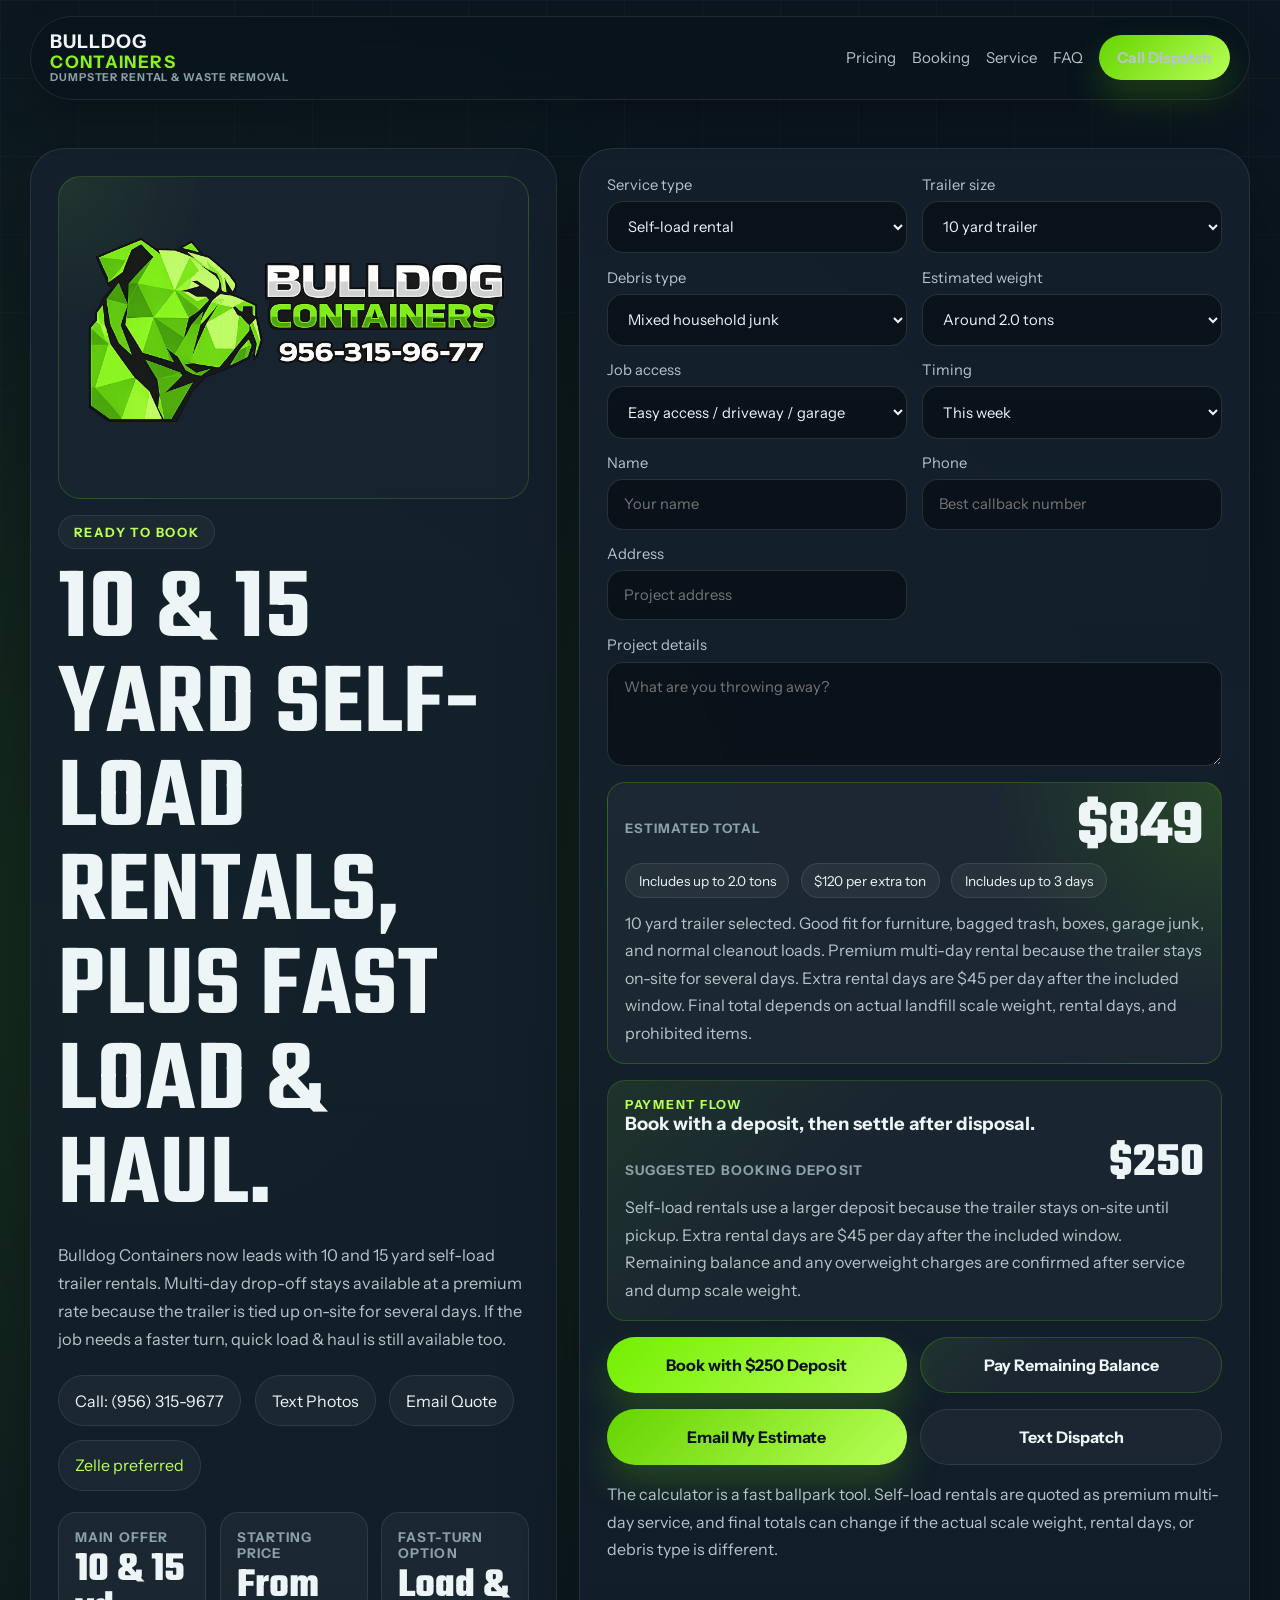
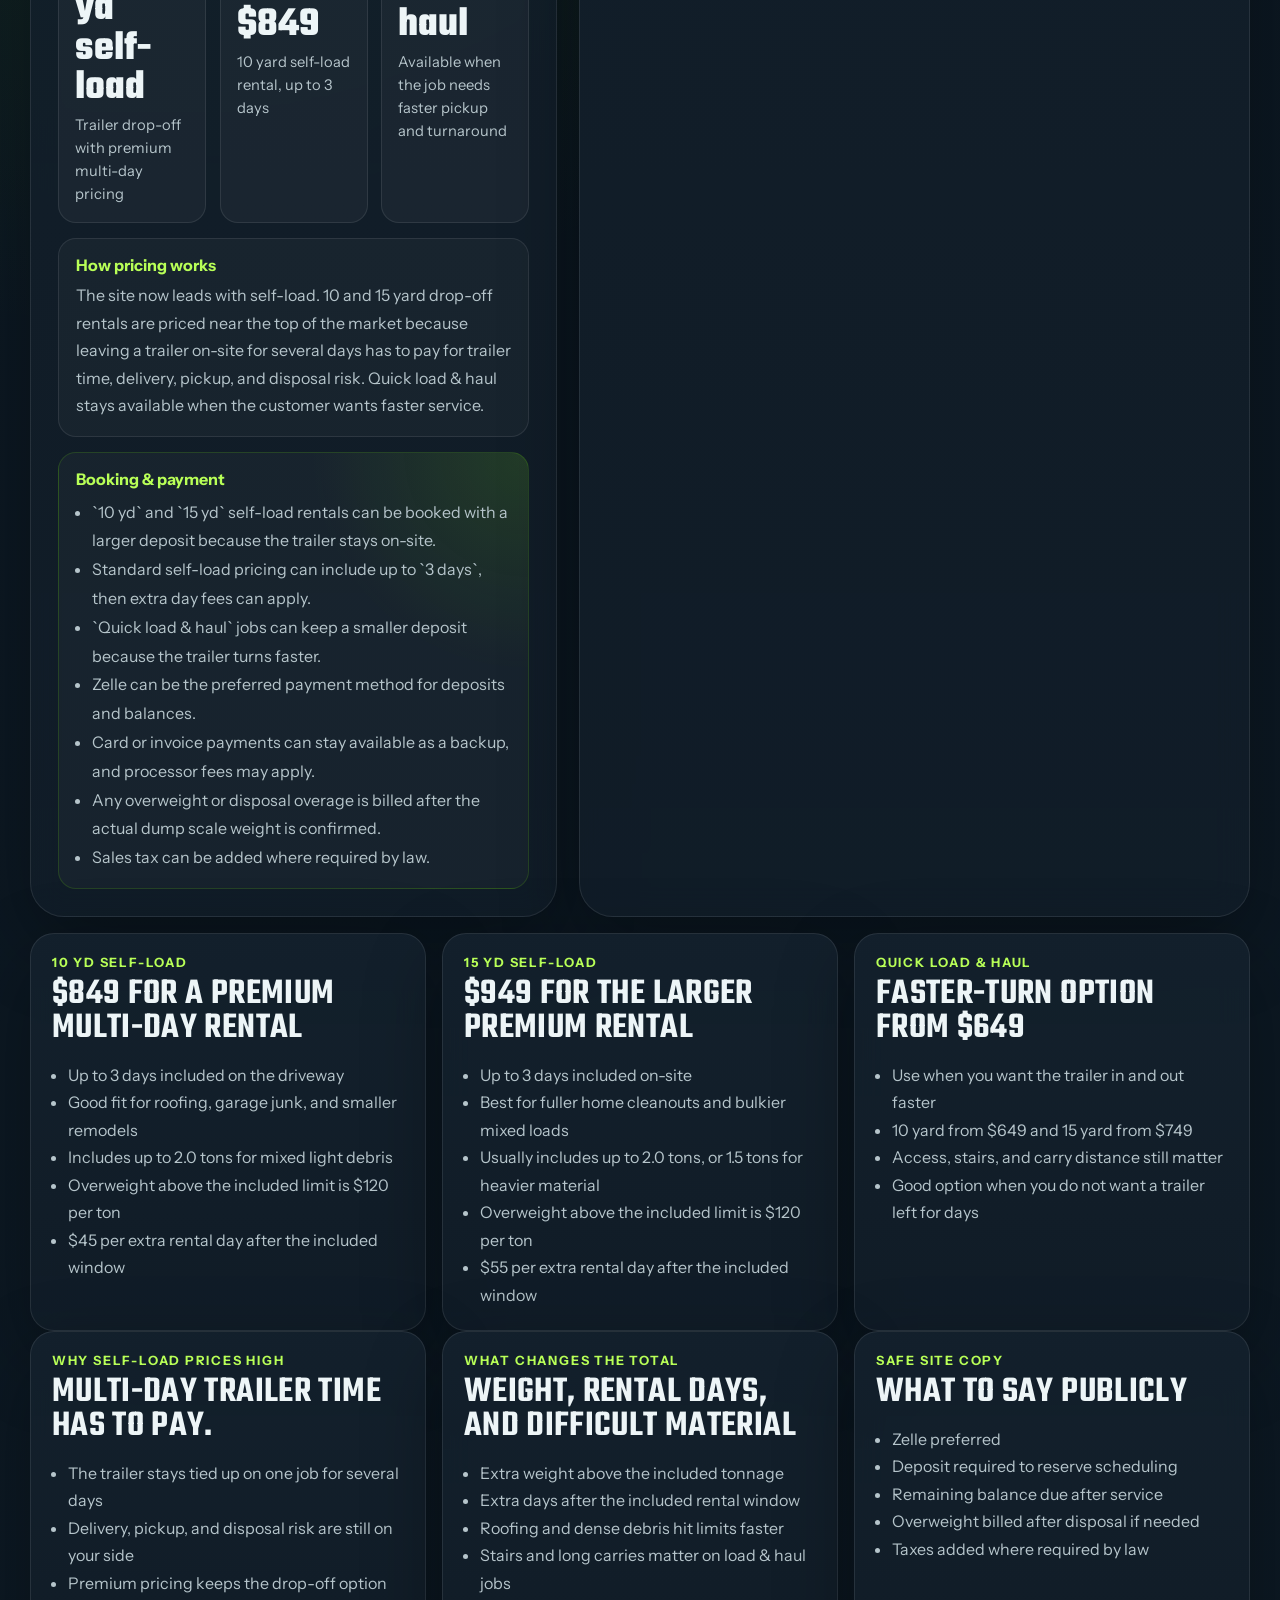
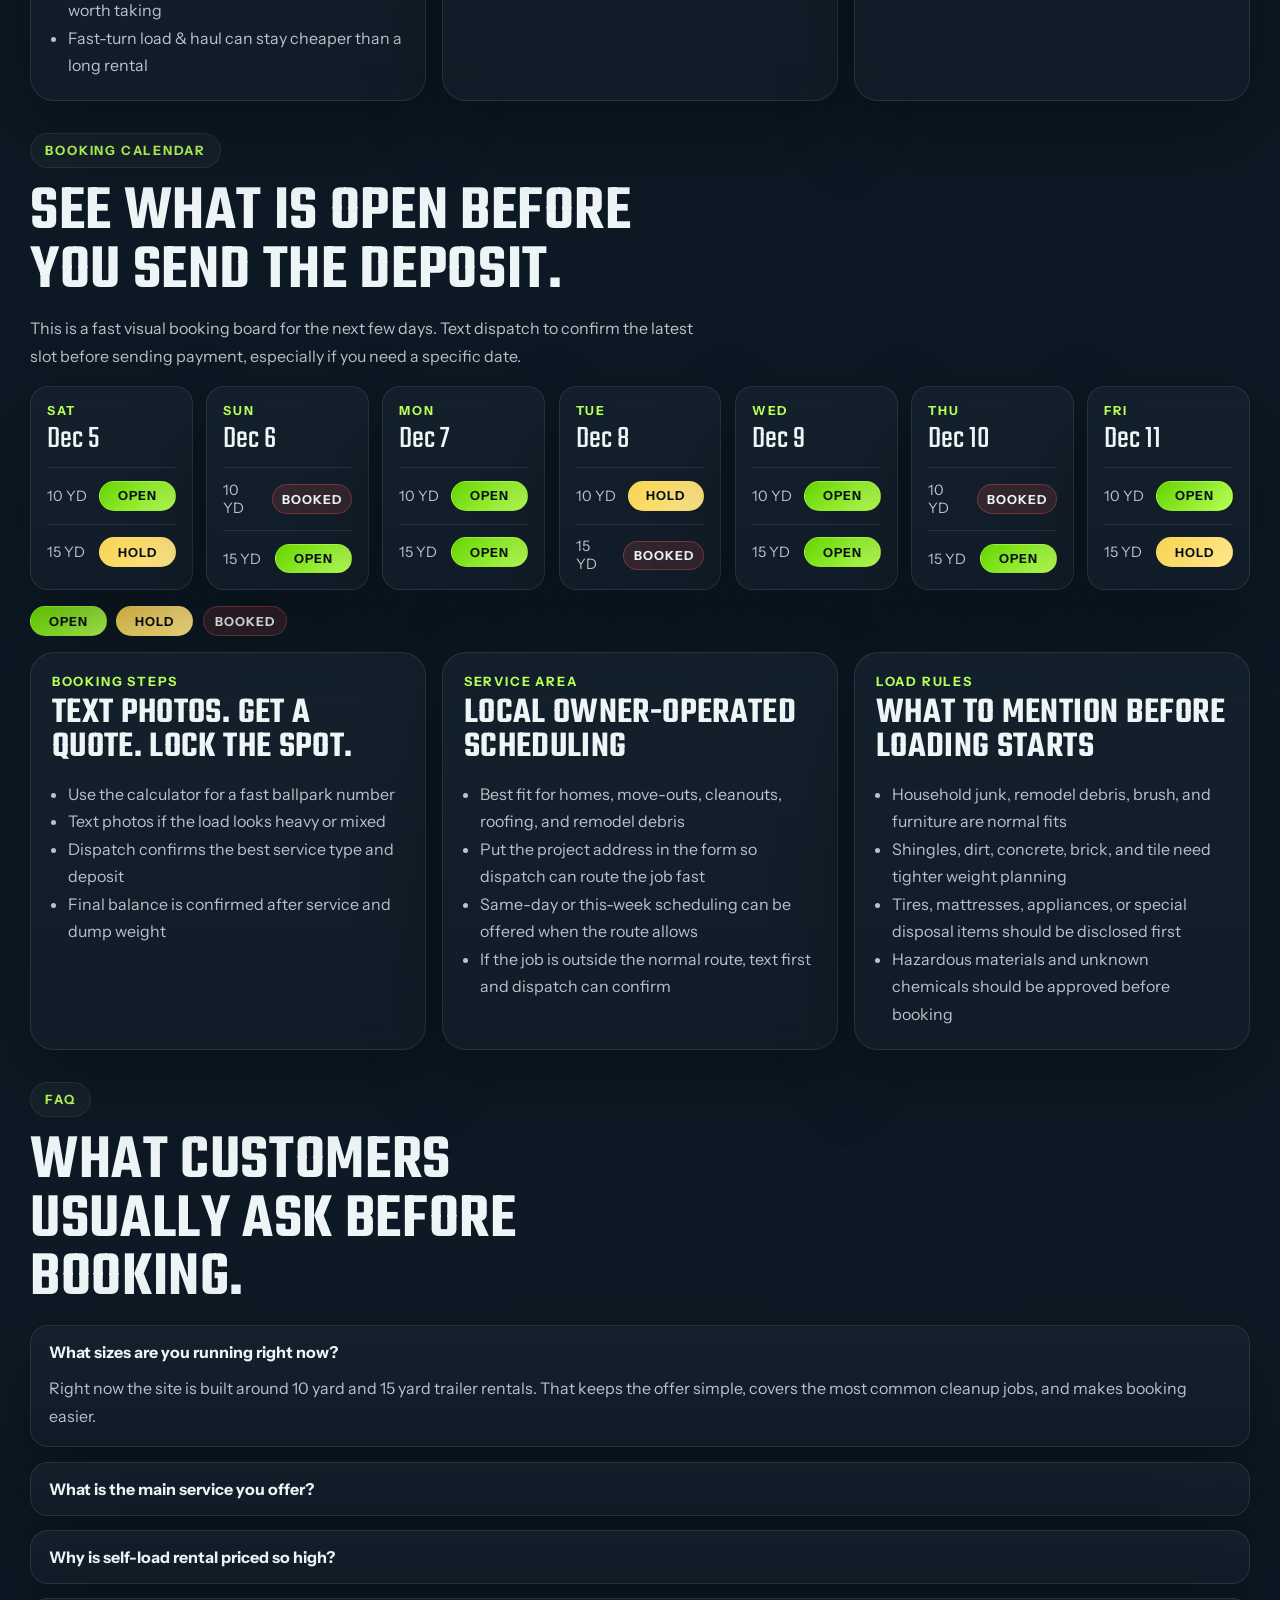
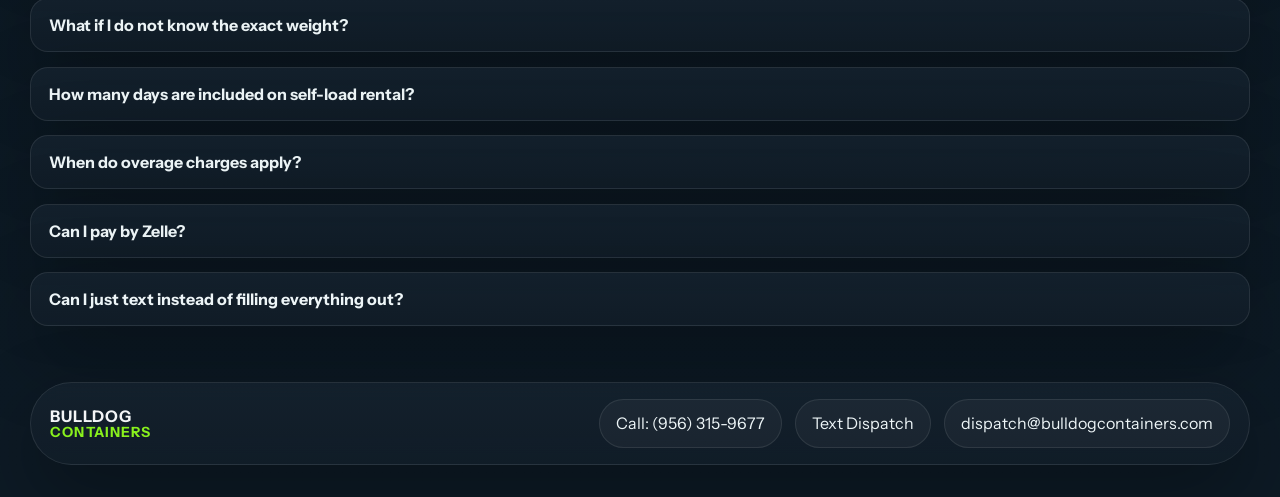
<file: dumpster-trailer-site/index.html>
<!DOCTYPE html>
<html lang="en">
<head>
  <meta charset="UTF-8">
  <meta name="viewport" content="width=device-width, initial-scale=1.0">
  <meta name="theme-color" content="#0d1720">
  <title>Bulldog Containers | 10 & 15 Yard Trailer Rentals</title>
  <meta
    name="description"
    content="10 and 15 yard self-load trailer rentals with premium multi-day pricing, fast load-and-haul availability, and direct local scheduling."
  >
  <link rel="preconnect" href="https://fonts.googleapis.com">
  <link rel="preconnect" href="https://fonts.gstatic.com" crossorigin>
  <link
    href="https://fonts.googleapis.com/css2?family=Instrument+Sans:wght@400;500;600;700;800&family=Teko:wght@400;500;600;700&display=swap"
    rel="stylesheet"
  >
  <link rel="stylesheet" href="./styles.css?v=20260407b">
</head>
<body>
  <div class="site-shell">
    <header class="topbar">
      <a class="brand" href="#quote" aria-label="Bulldog Containers">
        <span class="brand-copy">
          <strong>Bulldog</strong>
          <span>Containers</span>
          <small>Dumpster Rental &amp; Waste Removal</small>
        </span>
      </a>

      <div class="topbar-actions">
        <a href="#pricing">Pricing</a>
        <a href="#booking">Booking</a>
        <a href="#service">Service</a>
        <a href="#faq">FAQ</a>
        <a class="nav-cta" href="tel:+19563159677">Call Dispatch</a>
      </div>
    </header>

    <main class="main-shell">
      <section class="quote-layout" id="quote">
        <div class="hero-copy">
          <div class="hero-brand-banner" aria-hidden="true">
            <img
              class="hero-brand-image"
              src="./assets/bulldog-hero.png?v=20260407b"
              alt="Bulldog Containers logo"
            >
          </div>
          <p class="eyebrow">Ready To Book</p>
          <h1>10 &amp; 15 yard self-load rentals, plus fast load &amp; haul.</h1>
          <p class="hero-text">
            Bulldog Containers now leads with 10 and 15 yard self-load trailer rentals. Multi-day drop-off stays
            available at a premium rate because the trailer is tied up on-site for several days. If the job needs
            a faster turn, quick load &amp; haul is still available too.
          </p>

          <div class="contact-row">
            <a class="contact-chip" href="tel:+19563159677">Call: (956) 315-9677</a>
            <a class="contact-chip" href="sms:+19563159677">Text Photos</a>
            <a class="contact-chip" href="mailto:dispatch@bulldogcontainers.com">Email Quote</a>
            <span class="contact-chip contact-chip-muted">Zelle preferred</span>
          </div>

          <div class="info-grid">
            <article class="info-pill">
              <span>Main offer</span>
              <strong>10 &amp; 15 yd self-load</strong>
              <p>Trailer drop-off with premium multi-day pricing</p>
            </article>
            <article class="info-pill">
              <span>Starting price</span>
              <strong>From $849</strong>
              <p>10 yard self-load rental, up to 3 days</p>
            </article>
            <article class="info-pill">
              <span>Fast-turn option</span>
              <strong>Load &amp; haul</strong>
              <p>Available when the job needs faster pickup and turnaround</p>
            </article>
          </div>

          <div class="policy-card">
            <strong>How pricing works</strong>
            <p>
              The site now leads with self-load. 10 and 15 yard drop-off rentals are priced near the top of the
              market because leaving a trailer on-site for several days has to pay for trailer time, delivery,
              pickup, and disposal risk. Quick load &amp; haul stays available when the customer wants faster service.
            </p>
          </div>

          <div class="payment-card">
            <strong>Booking & payment</strong>
            <ul>
              <li>`10 yd` and `15 yd` self-load rentals can be booked with a larger deposit because the trailer stays on-site.</li>
              <li>Standard self-load pricing can include up to `3 days`, then extra day fees can apply.</li>
              <li>`Quick load & haul` jobs can keep a smaller deposit because the trailer turns faster.</li>
              <li>Zelle can be the preferred payment method for deposits and balances.</li>
              <li>Card or invoice payments can stay available as a backup, and processor fees may apply.</li>
              <li>Any overweight or disposal overage is billed after the actual dump scale weight is confirmed.</li>
              <li>Sales tax can be added where required by law.</li>
            </ul>
          </div>
        </div>

        <div class="quote-panel">
          <form class="quote-form" id="quote-form">
            <div class="form-grid">
              <label>
                Service type
                <select name="service_type" id="service-type">
                  <option value="self" selected>Self-load rental</option>
                  <option value="loading">Quick load &amp; haul</option>
                </select>
              </label>

              <label>
                Trailer size
                <select name="trailer_size" id="trailer-size">
                  <option value="ten" selected>10 yard trailer</option>
                  <option value="fifteen">15 yard trailer</option>
                </select>
              </label>

              <label>
                Debris type
                <select name="debris_type" id="debris-type">
                  <option value="household" selected>Mixed household junk</option>
                  <option value="remodel">Light remodel debris</option>
                  <option value="yard">Yard waste / brush</option>
                  <option value="roofing">Roofing / shingles</option>
                  <option value="dense">Concrete / dirt / tile</option>
                </select>
              </label>

              <label>
                Estimated weight
                <select name="weight_estimate" id="weight-estimate">
                  <option value="1">Up to 1.0 ton</option>
                  <option value="1.5">Around 1.5 tons</option>
                  <option value="2" selected>Around 2.0 tons</option>
                  <option value="2.5">Around 2.5 tons</option>
                  <option value="3">Around 3.0 tons</option>
                  <option value="4">3.5 to 4.0 tons</option>
                </select>
              </label>

              <label>
                Job access
                <select name="access_type" id="access-type">
                  <option value="easy" selected>Easy access / driveway / garage</option>
                  <option value="moderate">Moderate carry / backyard / some distance</option>
                  <option value="hard">Stairs / difficult access / heavy hand loading</option>
                </select>
              </label>

              <label>
                Timing
                <select name="timing">
                  <option value="Same day if available">Same day if available</option>
                  <option value="This week" selected>This week</option>
                  <option value="Flexible">Flexible</option>
                </select>
              </label>

              <label>
                Name
                <input type="text" name="name" placeholder="Your name" required>
              </label>

              <label>
                Phone
                <input type="tel" name="phone" placeholder="Best callback number" required>
              </label>

              <label>
                Address
                <input type="text" name="address" placeholder="Project address" required>
              </label>
            </div>

            <label>
              Project details
              <textarea name="details" rows="4" placeholder="What are you throwing away?"></textarea>
            </label>

            <div class="estimate-card" id="estimate-card">
              <div class="estimate-head">
                <span>Estimated total</span>
                <strong id="estimate-total">$849</strong>
              </div>
              <div class="estimate-meta">
                <span id="estimate-included">Includes up to 2.0 tons</span>
                <span id="estimate-overage">$120 per extra ton</span>
                <span id="estimate-window">Includes up to 3 days</span>
              </div>
              <p id="estimate-note">
                10 yard self-load estimate shown. Final total depends on actual landfill scale weight,
                extra days, prohibited items, and the final debris mix.
              </p>
            </div>

            <div class="payment-quick-card">
              <p class="payment-quick-label">Payment flow</p>
              <h3>Book with a deposit, then settle after disposal.</h3>
              <div class="payment-summary">
                <span>Suggested booking deposit</span>
                <strong id="payment-deposit">$250</strong>
              </div>
              <p id="payment-flow-note">
                Self-load rentals use a larger deposit because the trailer stays on-site until pickup. Extra rental
                days are billed after the included window. Remaining balance and any overweight charges are confirmed
                after service and dump scale weight.
              </p>
            </div>

            <div class="action-row payment-action-row">
              <button class="button button-primary" type="button" id="book-deposit">Book with $250 Deposit</button>
              <button class="button button-secondary" type="button" id="pay-balance">Pay Remaining Balance</button>
            </div>

            <div class="action-row">
              <button class="button button-primary" type="submit">Email My Estimate</button>
              <button class="button button-secondary" type="button" id="text-estimate">Text Dispatch</button>
            </div>

            <p class="form-note" id="form-note">
              The calculator is a fast ballpark tool. Self-load rentals are quoted as premium multi-day service,
              and final totals can change if the actual scale weight, rental days, or debris type is different.
            </p>
          </form>
        </div>
      </section>

      <section class="quick-strip" id="pricing">
        <article class="strip-card">
          <p class="strip-label">10 YD Self-Load</p>
          <h2>$849 for a premium multi-day rental</h2>
          <ul>
            <li>Up to 3 days included on the driveway</li>
            <li>Good fit for roofing, garage junk, and smaller remodels</li>
            <li>Includes up to 2.0 tons for mixed light debris</li>
            <li>Overweight above the included limit is $120 per ton</li>
            <li>$45 per extra rental day after the included window</li>
          </ul>
        </article>

        <article class="strip-card">
          <p class="strip-label">15 YD Self-Load</p>
          <h2>$949 for the larger premium rental</h2>
          <ul>
            <li>Up to 3 days included on-site</li>
            <li>Best for fuller home cleanouts and bulkier mixed loads</li>
            <li>Usually includes up to 2.0 tons, or 1.5 tons for heavier material</li>
            <li>Overweight above the included limit is $120 per ton</li>
            <li>$55 per extra rental day after the included window</li>
          </ul>
        </article>

        <article class="strip-card">
          <p class="strip-label">Quick Load &amp; Haul</p>
          <h2>Faster-turn option from $649</h2>
          <ul>
            <li>Use when you want the trailer in and out faster</li>
            <li>10 yard from $649 and 15 yard from $749</li>
            <li>Access, stairs, and carry distance still matter</li>
            <li>Good option when you do not want a trailer left for days</li>
          </ul>
        </article>
      </section>

      <section class="quick-strip payment-strip">
        <article class="strip-card">
          <p class="strip-label">Why Self-Load Prices High</p>
          <h2>Multi-day trailer time has to pay.</h2>
          <ul>
            <li>The trailer stays tied up on one job for several days</li>
            <li>Delivery, pickup, and disposal risk are still on your side</li>
            <li>Premium pricing keeps the drop-off option worth taking</li>
            <li>Fast-turn load &amp; haul can stay cheaper than a long rental</li>
          </ul>
        </article>

        <article class="strip-card">
          <p class="strip-label">What Changes The Total</p>
          <h2>Weight, rental days, and difficult material</h2>
          <ul>
            <li>Extra weight above the included tonnage</li>
            <li>Extra days after the included rental window</li>
            <li>Roofing and dense debris hit limits faster</li>
            <li>Stairs and long carries matter on load &amp; haul jobs</li>
          </ul>
        </article>

        <article class="strip-card">
          <p class="strip-label">Safe Site Copy</p>
          <h2>What to say publicly</h2>
          <ul>
            <li>Zelle preferred</li>
            <li>Deposit required to reserve scheduling</li>
            <li>Remaining balance due after service</li>
            <li>Overweight billed after disposal if needed</li>
            <li>Taxes added where required by law</li>
          </ul>
        </article>
      </section>

      <section class="booking-shell" id="booking">
        <div class="booking-heading">
          <p class="eyebrow">Booking Calendar</p>
          <h2>See what is open before you send the deposit.</h2>
          <p class="booking-text">
            This is a fast visual booking board for the next few days. Text dispatch to confirm the latest slot
            before sending payment, especially if you need a specific date.
          </p>
        </div>

        <div class="booking-grid" id="booking-grid"></div>
        <p class="booking-legend">
          <span class="status-pill status-open">Open</span>
          <span class="status-pill status-held">Hold</span>
          <span class="status-pill status-booked">Booked</span>
        </p>
      </section>

      <section class="quick-strip ops-strip" id="service">
        <article class="strip-card">
          <p class="strip-label">Booking Steps</p>
          <h2>Text photos. Get a quote. Lock the spot.</h2>
          <ul>
            <li>Use the calculator for a fast ballpark number</li>
            <li>Text photos if the load looks heavy or mixed</li>
            <li>Dispatch confirms the best service type and deposit</li>
            <li>Final balance is confirmed after service and dump weight</li>
          </ul>
        </article>

        <article class="strip-card">
          <p class="strip-label">Service Area</p>
          <h2>Local owner-operated scheduling</h2>
          <ul>
            <li>Best fit for homes, move-outs, cleanouts, roofing, and remodel debris</li>
            <li>Put the project address in the form so dispatch can route the job fast</li>
            <li>Same-day or this-week scheduling can be offered when the route allows</li>
            <li>If the job is outside the normal route, text first and dispatch can confirm</li>
          </ul>
        </article>

        <article class="strip-card">
          <p class="strip-label">Load Rules</p>
          <h2>What to mention before loading starts</h2>
          <ul>
            <li>Household junk, remodel debris, brush, and furniture are normal fits</li>
            <li>Shingles, dirt, concrete, brick, and tile need tighter weight planning</li>
            <li>Tires, mattresses, appliances, or special disposal items should be disclosed first</li>
            <li>Hazardous materials and unknown chemicals should be approved before booking</li>
          </ul>
        </article>
      </section>

      <section class="faq-shell" id="faq">
        <div class="faq-heading">
          <p class="eyebrow">FAQ</p>
          <h2>What customers usually ask before booking.</h2>
        </div>

        <div class="faq-list">
          <details open>
            <summary>What sizes are you running right now?</summary>
            <p>
              Right now the site is built around 10 yard and 15 yard trailer rentals. That keeps the offer simple,
              covers the most common cleanup jobs, and makes booking easier.
            </p>
          </details>

          <details>
            <summary>What is the main service you offer?</summary>
            <p>
              The main site pitch is now self-load rental in 10 yard and 15 yard sizes. Quick load and haul is
              still available when the customer wants faster turnaround instead of keeping the trailer for days.
            </p>
          </details>

          <details>
            <summary>Why is self-load rental priced so high?</summary>
            <p>
              Because a multi-day drop-off ties the trailer up on one job. The rate has to cover trailer time,
              delivery, pickup, and the disposal risk even before the final dump weight is known.
            </p>
          </details>

          <details>
            <summary>What if I do not know the exact weight?</summary>
            <p>
              That is normal. Use the calculator as a quick estimate, then text a few photos for a tighter quote.
              The final weight is confirmed after disposal.
            </p>
          </details>

          <details>
            <summary>How many days are included on self-load rental?</summary>
            <p>
              The pricing shown on the site can cover up to 3 days for standard self-load rental. If the trailer
              needs to stay longer, dispatch can add extra-day pricing.
            </p>
          </details>

          <details>
            <summary>When do overage charges apply?</summary>
            <p>
              Only when the actual dump weight is above the included weight limit for the debris type and size
              you booked. Standard jobs are shown around 2.0 tons included, and heavier material can be closer to
              1.5 tons included. Anything above the limit is billed at $120 per ton.
            </p>
          </details>

          <details>
            <summary>Can I pay by Zelle?</summary>
            <p>
              Yes, Zelle can be your preferred payment method for deposits and balances if your business bank account
              supports it. Card or invoice payment can still be offered when a customer wants a formal payment link.
            </p>
          </details>

          <details>
            <summary>Can I just text instead of filling everything out?</summary>
            <p>
              Yes. If it is easier, text the address and a few photos to dispatch and you can get the conversation
              moving that way.
            </p>
          </details>
        </div>
      </section>
    </main>

    <footer class="site-footer">
      <div class="footer-bar">
        <span class="footer-brand">
          <span class="footer-brand-copy">
            <strong>Bulldog</strong>
            <span>Containers</span>
          </span>
        </span>
        <div class="footer-links">
          <a href="tel:+19563159677">Call: (956) 315-9677</a>
          <a href="sms:+19563159677">Text Dispatch</a>
          <a href="mailto:dispatch@bulldogcontainers.com">dispatch@bulldogcontainers.com</a>
        </div>
      </div>
    </footer>
  </div>

  <script src="./script.js?v=20260407b"></script>
</body>
</html>
</file>
<file: dumpster-trailer-site/styles.css>
:root {
  color-scheme: dark;
  --bg: #0b1620;
  --bg-deep: #09131c;
  --panel: rgba(18, 31, 42, 0.9);
  --panel-soft: rgba(24, 38, 51, 0.86);
  --line: rgba(255, 255, 255, 0.09);
  --text: #edf5f7;
  --text-soft: #b6c5cb;
  --text-muted: #8ca0a9;
  --accent: #65d400;
  --accent-2: #b8ff57;
  --sand: #b8ff57;
  --steel: #f3f5f7;
  --brand-green: #89f11d;
  --shadow-lg: 0 28px 80px rgba(0, 0, 0, 0.32);
  --shadow-md: 0 18px 42px rgba(0, 0, 0, 0.22);
  --radius-xl: 34px;
  --radius-lg: 24px;
  --radius-md: 18px;
  --max-width: 1220px;
}

* {
  box-sizing: border-box;
}

html {
  scroll-behavior: smooth;
}

body {
  margin: 0;
  min-width: 320px;
  font-family: "Instrument Sans", sans-serif;
  color: var(--text);
  background:
    radial-gradient(circle at 12% 18%, rgba(101, 212, 0, 0.12), transparent 22%),
    linear-gradient(180deg, #0b1620 0%, #0d1a25 100%);
}

body::before {
  content: "";
  position: fixed;
  inset: 0;
  pointer-events: none;
  background:
    linear-gradient(90deg, rgba(255, 255, 255, 0.03) 1px, transparent 1px),
    linear-gradient(rgba(255, 255, 255, 0.03) 1px, transparent 1px);
  background-size: 78px 78px;
  mask-image: linear-gradient(180deg, rgba(0, 0, 0, 0.9), transparent 96%);
}

a {
  color: inherit;
  text-decoration: none;
}

button,
input,
select,
textarea {
  font: inherit;
}

.site-shell {
  position: relative;
}

.topbar,
.main-shell,
.site-footer {
  width: min(calc(100% - 2rem), var(--max-width));
  margin: 0 auto;
}

.topbar {
  position: sticky;
  top: 1rem;
  z-index: 10;
  margin-top: 1rem;
  padding: 1rem 1.2rem;
  display: flex;
  align-items: center;
  justify-content: space-between;
  gap: 1rem;
  border: 1px solid var(--line);
  border-radius: 999px;
  background: rgba(9, 19, 28, 0.74);
  box-shadow: var(--shadow-md);
  backdrop-filter: blur(16px);
}

.brand {
  display: inline-flex;
  align-items: center;
  max-width: min(100%, 320px);
}

.brand-copy {
  display: grid;
  gap: 0.08rem;
  line-height: 1;
}

.brand-copy strong {
  color: var(--steel);
  font-size: 1.18rem;
  font-weight: 800;
  letter-spacing: 0.05em;
  text-transform: uppercase;
}

.brand-copy span {
  color: var(--brand-green);
  font-size: 1.08rem;
  font-weight: 800;
  letter-spacing: 0.08em;
  text-transform: uppercase;
}

.brand-copy small {
  color: var(--text-muted);
  font-size: 0.68rem;
  font-weight: 700;
  letter-spacing: 0.08em;
  text-transform: uppercase;
}

.topbar-actions {
  display: flex;
  align-items: center;
  gap: 1rem;
}

.topbar-actions a {
  color: var(--text-soft);
  font-size: 0.94rem;
  transition: color 180ms ease;
}

.topbar-actions a:hover {
  color: var(--text);
}

.nav-cta,
.button-primary {
  color: #08131a;
  font-weight: 800;
  background: linear-gradient(135deg, var(--accent), var(--accent-2));
  box-shadow: 0 18px 36px rgba(101, 212, 0, 0.22);
}

.nav-cta {
  padding: 0.8rem 1.15rem;
  border-radius: 999px;
}

.main-shell {
  padding: 3rem 0 1.5rem;
}

.quote-layout {
  display: grid;
  grid-template-columns: 0.88fr 1.12fr;
  gap: 1.35rem;
  align-items: stretch;
}

.hero-copy,
.quote-panel,
.strip-card,
.booking-day,
.faq-list details,
.footer-bar {
  border: 1px solid var(--line);
  background: linear-gradient(180deg, rgba(20, 33, 45, 0.92), rgba(17, 29, 40, 0.88));
  box-shadow: var(--shadow-lg);
  backdrop-filter: blur(16px);
}

.hero-copy,
.quote-panel {
  padding: 1.7rem;
  border-radius: var(--radius-xl);
}

.hero-brand-banner {
  margin-bottom: 1rem;
  padding: 0.8rem;
  border-radius: 1.4rem;
  border: 1px solid rgba(137, 241, 29, 0.18);
  background:
    radial-gradient(circle at top left, rgba(137, 241, 29, 0.08), transparent 26%),
    rgba(255, 255, 255, 0.02);
}

.hero-brand-image {
  width: 100%;
  max-width: 44rem;
  height: auto;
  display: block;
  border-radius: 1rem;
}

.hero-brand-line,
.hero-brand-subtitle {
  margin: 0;
}

.hero-brand-line {
  font-family: "Teko", sans-serif;
  line-height: 0.88;
  letter-spacing: 0.04em;
  text-transform: uppercase;
}

.hero-brand-line-top {
  color: var(--steel);
  font-size: clamp(3rem, 7vw, 5rem);
  -webkit-text-stroke: 1.6px rgba(8, 15, 20, 0.92);
  text-shadow: 0 6px 18px rgba(0, 0, 0, 0.28);
}

.hero-brand-line-bottom {
  color: var(--brand-green);
  font-size: clamp(2.8rem, 6.2vw, 4.7rem);
  -webkit-text-stroke: 1.6px rgba(8, 15, 20, 0.92);
  text-shadow: 0 6px 18px rgba(0, 0, 0, 0.28);
}

.hero-brand-subtitle {
  margin-top: 0.5rem;
  color: var(--text-soft);
  font-size: 0.86rem;
  font-weight: 700;
  letter-spacing: 0.18em;
  text-transform: uppercase;
}

.eyebrow {
  width: fit-content;
  margin: 0 0 1rem;
  padding: 0.55rem 0.9rem;
  border-radius: 999px;
  border: 1px solid rgba(255, 255, 255, 0.08);
  color: var(--sand);
  font-size: 0.8rem;
  font-weight: 800;
  letter-spacing: 0.14em;
  text-transform: uppercase;
  background: rgba(255, 255, 255, 0.04);
}

.hero-copy h1,
.faq-heading h2,
.strip-card h2 {
  margin: 0;
  font-family: "Teko", sans-serif;
  font-weight: 600;
  line-height: 0.92;
  letter-spacing: 0.01em;
  text-transform: uppercase;
}

.hero-copy h1 {
  max-width: 10ch;
  font-size: clamp(4.1rem, 8vw, 7.2rem);
}

.hero-text,
.policy-card p,
.estimate-card p,
.faq-list p,
.strip-card li,
.form-note {
  color: var(--text-soft);
  line-height: 1.72;
}

.hero-text {
  max-width: 34rem;
  margin: 1rem 0 1.4rem;
  font-size: 1.02rem;
}

.contact-row {
  display: flex;
  flex-wrap: wrap;
  gap: 0.85rem;
  margin-bottom: 1.35rem;
}

.contact-chip {
  padding: 0.9rem 1rem;
  border-radius: 999px;
  border: 1px solid var(--line);
  background: rgba(255, 255, 255, 0.04);
  transition:
    border-color 180ms ease,
    background 180ms ease,
    transform 180ms ease;
}

.contact-chip:hover,
.footer-links a:hover {
  border-color: rgba(101, 212, 0, 0.24);
  background: rgba(255, 255, 255, 0.07);
  transform: translateY(-1px);
}

.contact-chip-muted {
  color: var(--sand);
}

.info-grid {
  display: grid;
  grid-template-columns: repeat(3, minmax(0, 1fr));
  gap: 0.85rem;
}

.info-pill {
  padding: 1rem;
  border-radius: var(--radius-md);
  border: 1px solid var(--line);
  background: rgba(255, 255, 255, 0.04);
}

.info-pill span {
  display: block;
  margin-bottom: 0.35rem;
  color: var(--text-muted);
  font-size: 0.84rem;
  font-weight: 700;
  text-transform: uppercase;
  letter-spacing: 0.08em;
}

.info-pill strong {
  display: block;
  margin-bottom: 0.35rem;
  font-family: "Teko", sans-serif;
  font-size: 2.6rem;
  line-height: 0.95;
}

.info-pill p {
  margin: 0;
  color: var(--text-soft);
  font-size: 0.92rem;
  line-height: 1.55;
}

.policy-card {
  margin-top: 0.95rem;
  padding: 1rem 1.05rem;
  border-radius: var(--radius-md);
  border: 1px solid var(--line);
  background: rgba(255, 255, 255, 0.03);
}

.policy-card strong {
  display: block;
  margin-bottom: 0.45rem;
  color: var(--sand);
}

.policy-card p {
  margin: 0;
}

.payment-card {
  margin-top: 0.95rem;
  padding: 1rem 1.05rem;
  border-radius: var(--radius-md);
  border: 1px solid rgba(101, 212, 0, 0.18);
  background:
    radial-gradient(circle at top right, rgba(101, 212, 0, 0.14), transparent 34%),
    rgba(255, 255, 255, 0.03);
}

.payment-card strong {
  display: block;
  margin-bottom: 0.55rem;
  color: var(--sand);
}

.payment-card ul {
  margin: 0;
  padding-left: 1rem;
  color: var(--text-soft);
  line-height: 1.8;
}

.quote-form {
  display: grid;
  gap: 1rem;
}

.form-grid {
  display: grid;
  grid-template-columns: repeat(2, minmax(0, 1fr));
  gap: 0.95rem;
}

.quote-form label {
  display: grid;
  gap: 0.45rem;
  color: var(--text-soft);
  font-size: 0.92rem;
}

.quote-form input,
.quote-form select,
.quote-form textarea {
  width: 100%;
  padding: 0.95rem 1rem;
  border: 1px solid rgba(255, 255, 255, 0.12);
  border-radius: 1rem;
  color: var(--text);
  background: rgba(7, 14, 20, 0.68);
  outline: none;
}

.quote-form textarea {
  resize: vertical;
}

.quote-form input:focus,
.quote-form select:focus,
.quote-form textarea:focus {
  border-color: rgba(101, 212, 0, 0.68);
  box-shadow: 0 0 0 3px rgba(101, 212, 0, 0.14);
}

.estimate-card {
  padding: 1rem 1.05rem;
  border-radius: var(--radius-md);
  border: 1px solid rgba(101, 212, 0, 0.24);
  background:
    radial-gradient(circle at top right, rgba(101, 212, 0, 0.18), transparent 34%),
    rgba(255, 255, 255, 0.04);
}

.estimate-head {
  display: flex;
  align-items: center;
  justify-content: space-between;
  gap: 1rem;
}

.estimate-head span {
  color: var(--text-muted);
  text-transform: uppercase;
  letter-spacing: 0.08em;
  font-size: 0.82rem;
  font-weight: 800;
}

.estimate-head strong {
  font-family: "Teko", sans-serif;
  font-size: 4rem;
  line-height: 0.9;
}

.estimate-meta {
  display: flex;
  flex-wrap: wrap;
  gap: 0.7rem;
  margin: 0.4rem 0 0.7rem;
}

.estimate-meta span {
  padding: 0.55rem 0.8rem;
  border-radius: 999px;
  border: 1px solid var(--line);
  background: rgba(255, 255, 255, 0.05);
  color: var(--text);
  font-size: 0.85rem;
}

.estimate-card p,
.form-note {
  margin: 0;
}

.payment-quick-card {
  padding: 1rem 1.05rem;
  border-radius: var(--radius-md);
  border: 1px solid rgba(101, 212, 0, 0.2);
  background:
    linear-gradient(135deg, rgba(101, 212, 0, 0.08), transparent 36%),
    rgba(255, 255, 255, 0.03);
}

.payment-quick-card h3,
.payment-quick-card p {
  margin: 0;
}

.payment-summary {
  display: flex;
  align-items: baseline;
  justify-content: space-between;
  gap: 1rem;
  margin-bottom: 0.55rem;
}

.payment-summary span {
  color: var(--text-muted);
  font-size: 0.84rem;
  font-weight: 700;
  text-transform: uppercase;
  letter-spacing: 0.08em;
}

.payment-summary strong {
  font-family: "Teko", sans-serif;
  font-size: 3rem;
  line-height: 0.9;
}

.payment-quick-label {
  margin-bottom: 0.45rem;
  color: var(--sand);
  font-size: 0.78rem;
  font-weight: 800;
  letter-spacing: 0.14em;
  text-transform: uppercase;
}

.payment-quick-card h3 {
  margin-bottom: 0.45rem;
  font-size: 1.15rem;
}

.payment-quick-card p:last-child {
  color: var(--text-soft);
  line-height: 1.72;
}

.action-row {
  display: flex;
  gap: 0.85rem;
}

.payment-action-row .button-primary {
  background: linear-gradient(135deg, #73ef00, #b8ff57);
}

.payment-action-row .button-secondary {
  border-color: rgba(101, 212, 0, 0.24);
  background:
    linear-gradient(135deg, rgba(101, 212, 0, 0.08), transparent 36%),
    rgba(255, 255, 255, 0.04);
}

.button {
  display: inline-flex;
  align-items: center;
  justify-content: center;
  min-height: 3.5rem;
  padding: 0.95rem 1.35rem;
  border: 0;
  border-radius: 999px;
  cursor: pointer;
  font-weight: 800;
  transition:
    transform 180ms ease,
    border-color 180ms ease,
    background 180ms ease,
    box-shadow 180ms ease;
}

.button:hover,
.nav-cta:hover {
  transform: translateY(-1px);
}

.button-primary,
.button-secondary {
  flex: 1 1 0;
}

.button-secondary {
  color: var(--text);
  border: 1px solid var(--line);
  background: rgba(255, 255, 255, 0.04);
}

.quick-strip {
  display: grid;
  grid-template-columns: repeat(3, minmax(0, 1fr));
  gap: 1rem;
  margin-top: 1rem;
}

.payment-strip {
  margin-top: 0;
}

.booking-shell {
  margin-top: 1rem;
  padding: 1rem 0 0;
}

.booking-heading {
  max-width: 42rem;
  margin-bottom: 1rem;
}

.booking-heading h2 {
  margin: 0;
  font-family: "Teko", sans-serif;
  font-size: clamp(2.8rem, 5vw, 4.3rem);
  font-weight: 600;
  line-height: 0.92;
  letter-spacing: 0.01em;
  text-transform: uppercase;
}

.booking-text {
  margin: 0.85rem 0 0;
  color: var(--text-soft);
  line-height: 1.72;
}

.booking-grid {
  display: grid;
  grid-template-columns: repeat(auto-fit, minmax(135px, 1fr));
  gap: 0.85rem;
}

.booking-day {
  padding: 1rem;
  border-radius: var(--radius-md);
}

.booking-weekday,
.booking-date {
  margin: 0;
}

.booking-weekday {
  color: var(--sand);
  font-size: 0.78rem;
  font-weight: 800;
  letter-spacing: 0.14em;
  text-transform: uppercase;
}

.booking-date {
  margin-top: 0.35rem;
  font-family: "Teko", sans-serif;
  font-size: 2rem;
  line-height: 0.95;
}

.booking-row {
  display: flex;
  align-items: center;
  justify-content: space-between;
  gap: 0.7rem;
  margin-top: 0.8rem;
  padding-top: 0.8rem;
  border-top: 1px solid var(--line);
  color: var(--text-soft);
  font-size: 0.9rem;
}

.status-pill {
  display: inline-flex;
  align-items: center;
  justify-content: center;
  min-width: 4.8rem;
  padding: 0.4rem 0.7rem;
  border-radius: 999px;
  border: 1px solid var(--line);
  font-size: 0.78rem;
  font-weight: 800;
  letter-spacing: 0.08em;
  text-transform: uppercase;
}

.status-open {
  color: #08131a;
  border-color: rgba(184, 255, 87, 0.35);
  background: linear-gradient(135deg, var(--accent), var(--accent-2));
}

.status-held {
  color: #08131a;
  border-color: rgba(255, 217, 102, 0.4);
  background: linear-gradient(135deg, #f7d34f, #ffe88f);
}

.status-booked {
  color: var(--text);
  border-color: rgba(255, 86, 86, 0.34);
  background: rgba(255, 86, 86, 0.14);
}

.booking-legend {
  display: flex;
  flex-wrap: wrap;
  gap: 0.6rem;
  margin: 1rem 0 0;
}

.strip-card {
  padding: 1.3rem;
  border-radius: var(--radius-lg);
}

.strip-label {
  margin: 0 0 0.5rem;
  color: var(--sand);
  font-size: 0.8rem;
  font-weight: 800;
  letter-spacing: 0.14em;
  text-transform: uppercase;
}

.strip-card h2 {
  font-size: 2.3rem;
}

.strip-card ul {
  margin: 1rem 0 0;
  padding-left: 1rem;
}

.faq-shell {
  margin-top: 1rem;
  padding: 1rem 0 2rem;
}

.faq-heading {
  max-width: 34rem;
  margin-bottom: 1rem;
}

.faq-heading h2 {
  font-size: clamp(2.8rem, 5vw, 4.3rem);
}

.faq-list {
  display: grid;
  gap: 0.9rem;
}

.faq-list details {
  padding: 1rem 1.1rem;
  border-radius: var(--radius-md);
}

.faq-list summary {
  cursor: pointer;
  font-weight: 700;
  list-style: none;
}

.faq-list summary::-webkit-details-marker {
  display: none;
}

.faq-list p {
  margin: 0.8rem 0 0;
}

.site-footer {
  padding-bottom: 2rem;
}

.footer-bar {
  display: flex;
  align-items: center;
  justify-content: space-between;
  gap: 1rem;
  padding: 1rem 1.2rem;
  border-radius: 999px;
}

.footer-brand {
  display: inline-flex;
  align-items: center;
  max-width: min(100%, 320px);
}

.footer-brand-copy {
  display: grid;
  gap: 0.08rem;
  line-height: 1;
}

.footer-brand-copy strong {
  color: var(--steel);
  font-size: 1rem;
  font-weight: 800;
  letter-spacing: 0.05em;
  text-transform: uppercase;
}

.footer-brand-copy span {
  color: var(--brand-green);
  font-size: 0.88rem;
  font-weight: 800;
  letter-spacing: 0.08em;
  text-transform: uppercase;
}

.footer-links {
  display: flex;
  flex-wrap: wrap;
  gap: 0.8rem;
}

.footer-links a {
  padding: 0.85rem 1rem;
  border-radius: 999px;
  border: 1px solid var(--line);
  background: rgba(255, 255, 255, 0.04);
  transition:
    border-color 180ms ease,
    background 180ms ease,
    transform 180ms ease;
}

@media (max-width: 1100px) {
  .quote-layout,
  .quick-strip {
    grid-template-columns: 1fr;
  }
}

@media (max-width: 780px) {
  .topbar,
  .main-shell,
  .site-footer {
    width: min(calc(100% - 1.2rem), var(--max-width));
  }

  .topbar {
    border-radius: 1.5rem;
    align-items: flex-start;
    flex-direction: column;
  }

  .topbar-actions,
  .info-grid,
  .form-grid,
  .action-row,
  .footer-bar {
    grid-template-columns: 1fr;
    flex-direction: column;
  }

  .topbar-actions,
  .footer-links {
    width: 100%;
  }

  .topbar-actions a,
  .nav-cta,
  .button,
  .contact-chip,
  .footer-links a {
    width: 100%;
  }

  .brand,
  .footer-brand {
    width: auto;
  }

  .brand-copy strong {
    font-size: 1rem;
  }

  .brand-copy span {
    font-size: 0.88rem;
  }

  .brand-copy small {
    font-size: 0.67rem;
  }

  .footer-bar {
    align-items: flex-start;
    border-radius: 1.5rem;
  }
}

@media (max-width: 640px) {
  .hero-copy,
  .quote-panel,
  .strip-card {
    padding: 1.2rem;
  }

  .topbar {
    padding: 0.85rem 1rem;
  }

  .brand {
    max-width: 100%;
  }

  .brand-copy strong {
    font-size: 0.95rem;
  }

  .brand-copy span {
    font-size: 0.82rem;
  }

  .brand-copy small {
    font-size: 0.62rem;
    letter-spacing: 0.06em;
  }

  .hero-brand-banner {
    padding: 0.55rem;
  }

  .hero-brand-subtitle {
    font-size: 0.72rem;
    letter-spacing: 0.14em;
  }

  .payment-summary {
    flex-direction: column;
    align-items: flex-start;
    gap: 0.35rem;
  }

  .payment-summary strong {
    font-size: 2.4rem;
  }

  .hero-copy h1 {
    max-width: 9ch;
    font-size: clamp(3.2rem, 16vw, 5.3rem);
  }

  .faq-heading h2,
  .strip-card h2 {
    font-size: clamp(2.3rem, 12vw, 3.6rem);
  }
}
</file>
